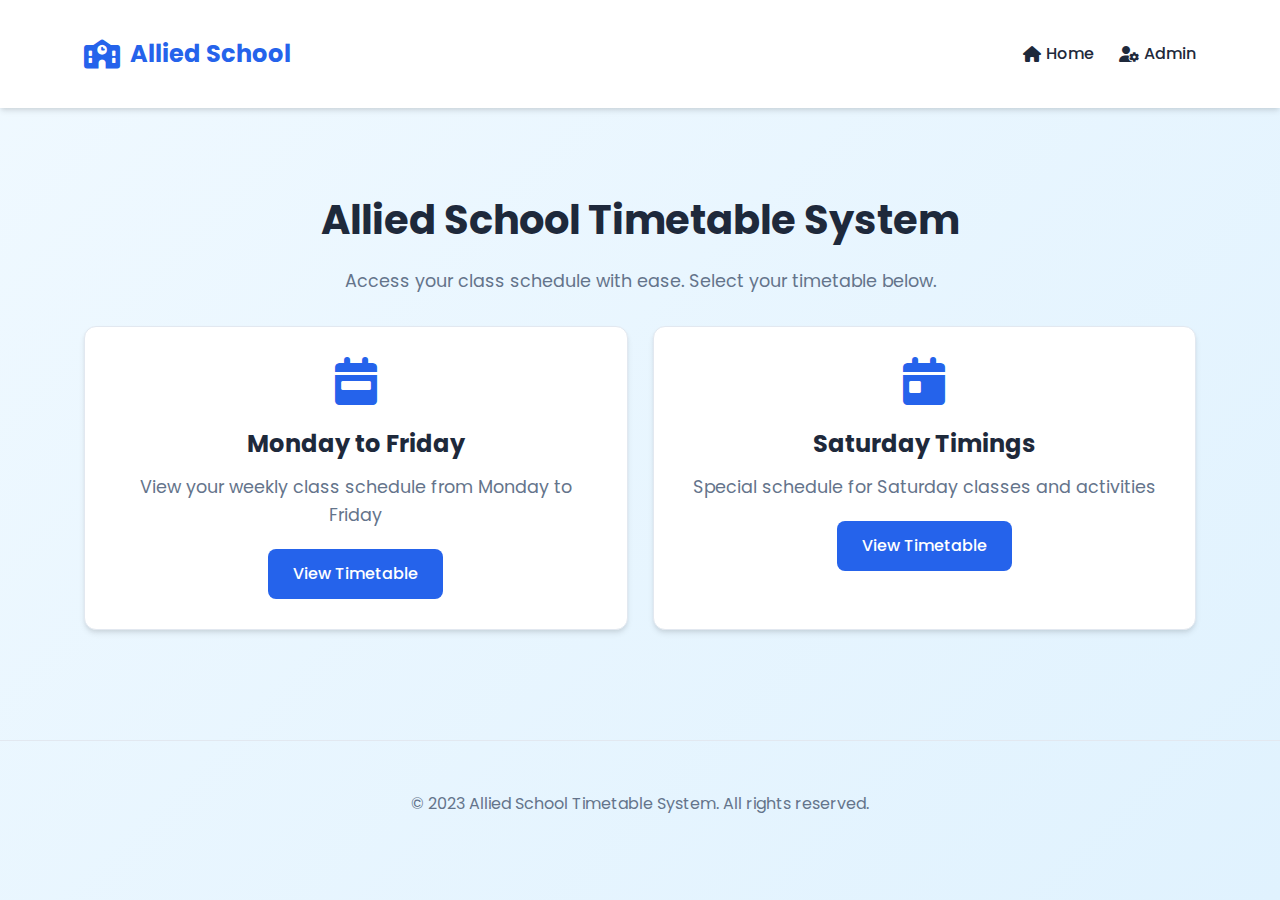
<file: index.html>
<!DOCTYPE html>
<html lang="en">
<head>
    <meta charset="UTF-8">
    <meta name="viewport" content="width=device-width, initial-scale=1.0">
    <title>Allied School Timetable System</title>
    <link href="https://fonts.googleapis.com/css2?family=Poppins:wght@300;400;500;600;700&display=swap" rel="stylesheet">
    <link rel="stylesheet" href="https://cdnjs.cloudflare.com/ajax/libs/font-awesome/6.4.0/css/all.min.css">
    <style>
        :root {
            --primary: #2563eb;
            --primary-dark: #1d4ed8;
            --secondary: #3b82f6;
            --light: #f8fafc;
            --dark: #1e293b;
            --success: #10b981;
            --warning: #f59e0b;
            --danger: #ef4444;
            --gray: #64748b;
            --gray-light: #e2e8f0;
            --shadow: 0 4px 6px -1px rgba(0, 0, 0, 0.1), 0 2px 4px -1px rgba(0, 0, 0, 0.06);
            --shadow-lg: 0 10px 15px -3px rgba(0, 0, 0, 0.1), 0 4px 6px -2px rgba(0, 0, 0, 0.05);
            --radius: 12px;
        }

        * {
            margin: 0;
            padding: 0;
            box-sizing: border-box;
        }

        body {
            font-family: 'Poppins', sans-serif;
            background: linear-gradient(135deg, #f0f9ff 0%, #e0f2fe 100%);
            color: var(--dark);
            min-height: 100vh;
            line-height: 1.6;
        }

        .container {
            width: 90%;
            max-width: 1200px;
            margin: 0 auto;
            padding: 20px;
        }

        header {
            background: white;
            box-shadow: var(--shadow);
            padding: 15px 0;
            position: sticky;
            top: 0;
            z-index: 100;
        }

        .navbar {
            display: flex;
            justify-content: space-between;
            align-items: center;
        }

        .logo {
            display: flex;
            align-items: center;
            gap: 10px;
            font-size: 1.5rem;
            font-weight: 700;
            color: var(--primary);
        }

        .logo i {
            font-size: 1.8rem;
        }

        .nav-links {
            display: flex;
            gap: 25px;
        }

        .nav-links a {
            text-decoration: none;
            color: var(--dark);
            font-weight: 500;
            transition: color 0.3s;
            display: flex;
            align-items: center;
            gap: 5px;
        }

        .nav-links a:hover {
            color: var(--primary);
        }

        .hero {
            text-align: center;
            padding: 60px 0 40px;
        }

        .hero h1 {
            font-size: 2.5rem;
            margin-bottom: 15px;
            color: var(--dark);
        }

        .hero p {
            font-size: 1.1rem;
            color: var(--gray);
            max-width: 600px;
            margin: 0 auto 30px;
        }

        .card-container {
            display: grid;
            grid-template-columns: repeat(auto-fit, minmax(300px, 1fr));
            gap: 25px;
            margin-top: 30px;
        }

        .card {
            background: white;
            border-radius: var(--radius);
            box-shadow: var(--shadow);
            padding: 30px;
            text-align: center;
            transition: transform 0.3s, box-shadow 0.3s;
            cursor: pointer;
            border: 1px solid var(--gray-light);
        }

        .card:hover {
            transform: translateY(-5px);
            box-shadow: var(--shadow-lg);
        }

        .card i {
            font-size: 3rem;
            color: var(--primary);
            margin-bottom: 20px;
        }

        .card h3 {
            font-size: 1.5rem;
            margin-bottom: 10px;
            color: var(--dark);
        }

        .card p {
            color: var(--gray);
            margin-bottom: 20px;
        }

        .btn {
            display: inline-block;
            background: var(--primary);
            color: white;
            padding: 12px 25px;
            border-radius: 8px;
            text-decoration: none;
            font-weight: 500;
            transition: background 0.3s;
            border: none;
            cursor: pointer;
            font-size: 1rem;
        }

        .btn:hover {
            background: var(--primary-dark);
        }

        .btn-outline {
            background: transparent;
            border: 2px solid var(--primary);
            color: var(--primary);
        }

        .btn-outline:hover {
            background: var(--primary);
            color: white;
        }

        .btn-danger {
            background: var(--danger);
        }

        .btn-danger:hover {
            background: #dc2626;
        }

        .timetable-container {
            background: white;
            border-radius: var(--radius);
            box-shadow: var(--shadow);
            padding: 30px;
            margin-top: 30px;
        }

        .timetable-header {
            display: flex;
            justify-content: space-between;
            align-items: center;
            margin-bottom: 25px;
            padding-bottom: 15px;
            border-bottom: 1px solid var(--gray-light);
        }

        .timetable-title {
            font-size: 1.8rem;
            color: var(--dark);
        }

        .timetable {
            width: 100%;
            border-collapse: collapse;
        }

        .timetable th {
            background: var(--primary);
            color: white;
            padding: 15px;
            text-align: left;
        }

        .timetable td {
            padding: 15px;
            border-bottom: 1px solid var(--gray-light);
        }

        .timetable tr:hover {
            background: #f8fafc;
        }

        .time-cell {
            font-weight: 600;
            color: var(--primary);
        }

        .subject-cell {
            font-weight: 500;
        }

        .teacher-cell {
            color: var(--gray);
            font-size: 0.9rem;
        }

        .admin-panel {
            background: white;
            border-radius: var(--radius);
            box-shadow: var(--shadow);
            padding: 30px;
            margin-top: 30px;
        }

        .admin-header {
            text-align: center;
            margin-bottom: 30px;
        }

        .admin-header h2 {
            font-size: 2rem;
            color: var(--dark);
            margin-bottom: 10px;
        }

        .admin-grid {
            display: grid;
            grid-template-columns: repeat(auto-fit, minmax(250px, 1fr));
            gap: 20px;
        }

        .admin-card {
            background: #f8fafc;
            border-radius: var(--radius);
            padding: 25px;
            text-align: center;
            transition: transform 0.3s;
            border: 1px solid var(--gray-light);
        }

        .admin-card:hover {
            transform: translateY(-5px);
        }

        .admin-card i {
            font-size: 2.5rem;
            color: var(--primary);
            margin-bottom: 15px;
        }

        .admin-card h3 {
            font-size: 1.3rem;
            margin-bottom: 10px;
            color: var(--dark);
        }

        .admin-card p {
            color: var(--gray);
            margin-bottom: 20px;
        }

        .form-group {
            margin-bottom: 20px;
        }

        .form-group label {
            display: block;
            margin-bottom: 8px;
            font-weight: 500;
            color: var(--dark);
        }

        .form-control {
            width: 100%;
            padding: 12px 15px;
            border: 1px solid var(--gray-light);
            border-radius: 8px;
            font-size: 1rem;
            transition: border 0.3s;
        }

        .form-control:focus {
            outline: none;
            border-color: var(--primary);
        }

        .login-container {
            max-width: 400px;
            margin: 60px auto;
            background: white;
            border-radius: var(--radius);
            box-shadow: var(--shadow-lg);
            padding: 40px;
        }

        .login-header {
            text-align: center;
            margin-bottom: 30px;
        }

        .login-header i {
            font-size: 3rem;
            color: var(--primary);
            margin-bottom: 15px;
        }

        .login-header h2 {
            font-size: 1.8rem;
            color: var(--dark);
        }

        .action-buttons {
            display: flex;
            gap: 10px;
            margin-top: 10px;
        }

        .action-btn {
            padding: 8px 12px;
            border-radius: 6px;
            border: none;
            cursor: pointer;
            font-size: 0.9rem;
            transition: background 0.3s;
        }

        .edit-btn {
            background: var(--warning);
            color: white;
        }

        .delete-btn {
            background: var(--danger);
            color: white;
        }

        .move-btn {
            background: var(--gray);
            color: white;
        }

        footer {
            text-align: center;
            padding: 30px 0;
            margin-top: 50px;
            color: var(--gray);
            border-top: 1px solid var(--gray-light);
        }

        @media (max-width: 768px) {
            .navbar {
                flex-direction: column;
                gap: 15px;
            }

            .nav-links {
                gap: 15px;
            }

            .hero h1 {
                font-size: 2rem;
            }

            .timetable-header {
                flex-direction: column;
                gap: 15px;
                align-items: flex-start;
            }

            .card-container, .admin-grid {
                grid-template-columns: 1fr;
            }
        }
    </style>
</head>
<body>
    <!-- Header -->
    <header>
        <div class="container">
            <div class="navbar">
                <div class="logo">
                    <i class="fas fa-school"></i>
                    <span>Allied School</span>
                </div>
                <div class="nav-links">
                    <a href="index.html"><i class="fas fa-home"></i> Home</a>
                    <a href="admin.html"><i class="fas fa-user-cog"></i> Admin</a>
                </div>
            </div>
        </div>
    </header>

    <!-- Hero Section -->
    <section class="hero">
        <div class="container">
            <h1>Allied School Timetable System</h1>
            <p>Access your class schedule with ease. Select your timetable below.</p>
            
            <div class="card-container">
                <div class="card" onclick="location.href='monfri.html'">
                    <i class="fas fa-calendar-week"></i>
                    <h3>Monday to Friday</h3>
                    <p>View your weekly class schedule from Monday to Friday</p>
                    <div class="btn">View Timetable</div>
                </div>
                
                <div class="card" onclick="location.href='saturday.html'">
                    <i class="fas fa-calendar-day"></i>
                    <h3>Saturday Timings</h3>
                    <p>Special schedule for Saturday classes and activities</p>
                    <div class="btn">View Timetable</div>
                </div>
            </div>
        </div>
    </section>

    <!-- Footer -->
    <footer>
        <div class="container">
            <p>&copy; 2023 Allied School Timetable System. All rights reserved.</p>
        </div>
    </footer>

    <script>
        // Initialize data if not exists
        function initializeData() {
            if (!localStorage.getItem('monfriData')) {
                const monfriData = [
                    { id: 1, class: "Class 1", subject: "Mathematics", teacher: "Mr. Ahmed", startTime: "08:00", endTime: "08:45" },
                    { id: 2, class: "Class 1", subject: "English", teacher: "Ms. Sara", startTime: "08:45", endTime: "09:30" },
                    { id: 3, class: "Class 1", subject: "Science", teacher: "Mr. Khan", startTime: "09:30", endTime: "10:15" },
                    { id: 4, class: "Class 1", subject: "Break", teacher: "", startTime: "10:15", endTime: "10:30" },
                    { id: 5, class: "Class 1", subject: "Social Studies", teacher: "Ms. Fatima", startTime: "10:30", endTime: "11:15" },
                    { id: 6, class: "Class 1", subject: "Urdu", teacher: "Mr. Ali", startTime: "11:15", endTime: "12:00" }
                ];
                localStorage.setItem('monfriData', JSON.stringify(monfriData));
            }

            if (!localStorage.getItem('saturdayData')) {
                const saturdayData = [
                    { id: 1, class: "Class 1", subject: "Quran", teacher: "Mr. Hassan", startTime: "08:00", endTime: "08:45" },
                    { id: 2, class: "Class 1", subject: "Art", teacher: "Ms. Amina", startTime: "08:45", endTime: "09:30" },
                    { id: 3, class: "Class 1", subject: "Physical Education", teacher: "Mr. Rizwan", startTime: "09:30", endTime: "10:15" },
                    { id: 4, class: "Class 1", subject: "Break", teacher: "", startTime: "10:15", endTime: "10:30" },
                    { id: 5, class: "Class 1", subject: "Computer Science", teacher: "Ms. Sana", startTime: "10:30", endTime: "11:15" },
                    { id: 6, class: "Class 1", subject: "Library", teacher: "Mr. Farhan", startTime: "11:15", endTime: "12:00" }
                ];
                localStorage.setItem('saturdayData', JSON.stringify(saturdayData));
            }
        }

        // Call initialization function
        initializeData();
    </script>
</body>
</html>
</file>
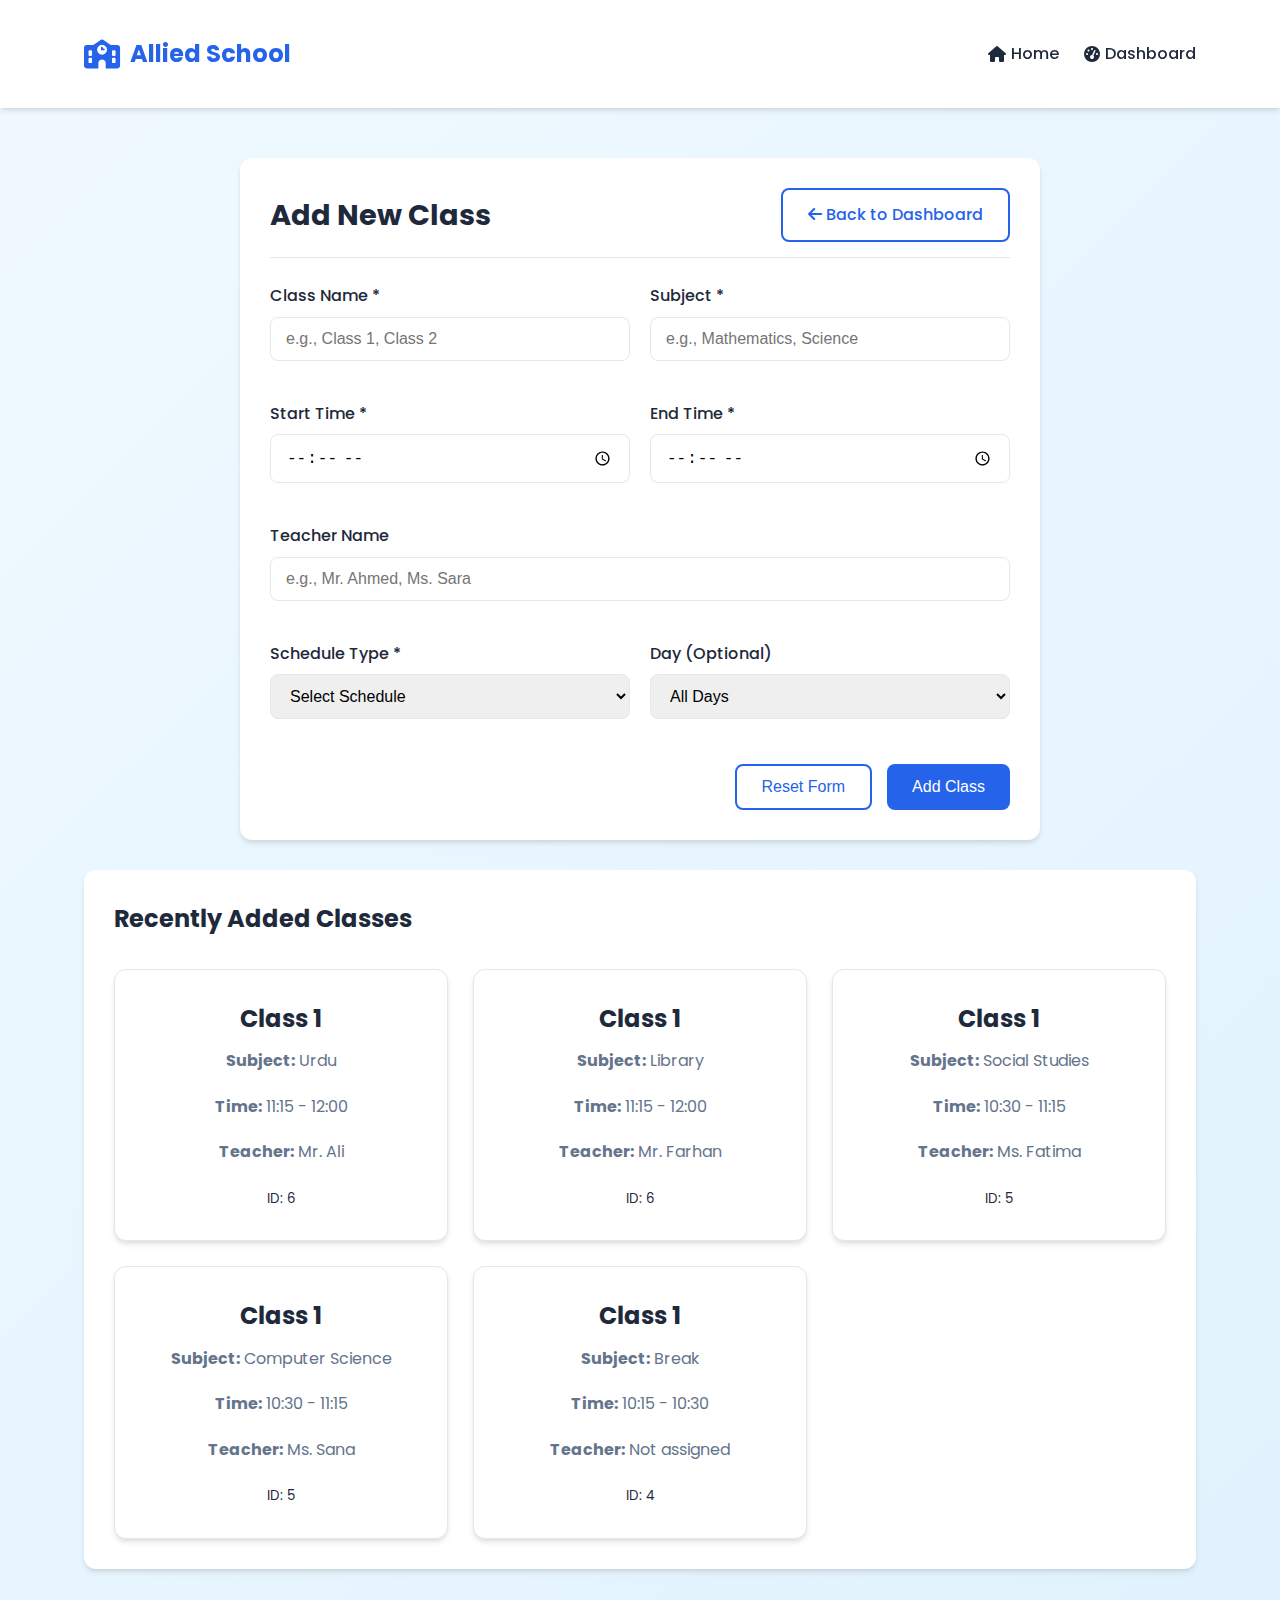
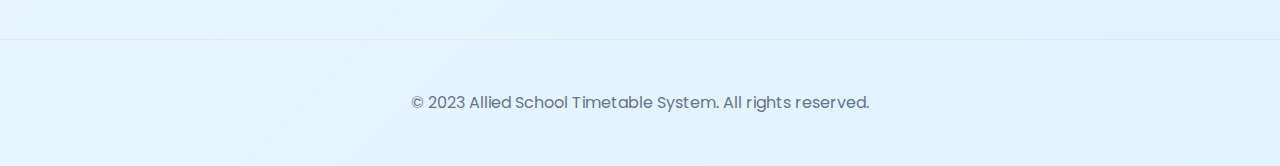
<file: add-class.html>
<!DOCTYPE html>
<html lang="en">
<head>
    <meta charset="UTF-8">
    <meta name="viewport" content="width=device-width, initial-scale=1.0">
    <title>Add New Class - Allied School</title>
    <link href="https://fonts.googleapis.com/css2?family=Poppins:wght@300;400;500;600;700&display=swap" rel="stylesheet">
    <link rel="stylesheet" href="https://cdnjs.cloudflare.com/ajax/libs/font-awesome/6.4.0/css/all.min.css">
    <link rel="stylesheet" href="styles.css">
    <style>
        .form-container {
            background: white;
            border-radius: var(--radius);
            box-shadow: var(--shadow);
            padding: 30px;
            margin-top: 30px;
            max-width: 800px;
            margin-left: auto;
            margin-right: auto;
        }
        
        .form-grid {
            display: grid;
            grid-template-columns: 1fr 1fr;
            gap: 20px;
        }
        
        .full-width {
            grid-column: 1 / -1;
        }
        
        .form-actions {
            display: flex;
            gap: 15px;
            justify-content: flex-end;
            margin-top: 25px;
        }
        
        .success-message {
            background: var(--success);
            color: white;
            padding: 15px;
            border-radius: 8px;
            margin-bottom: 20px;
            display: none;
        }
    </style>
</head>
<body>
    <header>
        <div class="container">
            <div class="navbar">
                <div class="logo">
                    <i class="fas fa-school"></i>
                    <span>Allied School</span>
                </div>
                <div class="nav-links">
                    <a href="index.html"><i class="fas fa-home"></i> Home</a>
                    <a href="dashboard.html"><i class="fas fa-tachometer-alt"></i> Dashboard</a>
                </div>
            </div>
        </div>
    </header>

    <div class="container">
        <div class="form-container">
            <div class="timetable-header">
                <h1 class="timetable-title">Add New Class</h1>
                <a href="dashboard.html" class="btn btn-outline"><i class="fas fa-arrow-left"></i> Back to Dashboard</a>
            </div>
            
            <div id="success-message" class="success-message">
                <i class="fas fa-check-circle"></i> Class added successfully!
            </div>
            
            <form id="add-class-form">
                <div class="form-grid">
                    <div class="form-group">
                        <label for="class-name">Class Name *</label>
                        <input type="text" id="class-name" class="form-control" placeholder="e.g., Class 1, Class 2" required>
                    </div>
                    
                    <div class="form-group">
                        <label for="subject">Subject *</label>
                        <input type="text" id="subject" class="form-control" placeholder="e.g., Mathematics, Science" required>
                    </div>
                    
                    <div class="form-group">
                        <label for="start-time">Start Time *</label>
                        <input type="time" id="start-time" class="form-control" required>
                    </div>
                    
                    <div class="form-group">
                        <label for="end-time">End Time *</label>
                        <input type="time" id="end-time" class="form-control" required>
                    </div>
                    
                    <div class="form-group full-width">
                        <label for="teacher">Teacher Name</label>
                        <input type="text" id="teacher" class="form-control" placeholder="e.g., Mr. Ahmed, Ms. Sara">
                    </div>
                    
                    <div class="form-group">
                        <label for="schedule-type">Schedule Type *</label>
                        <select id="schedule-type" class="form-control" required>
                            <option value="">Select Schedule</option>
                            <option value="monfri">Monday to Friday</option>
                            <option value="saturday">Saturday</option>
                        </select>
                    </div>
                    
                    <div class="form-group">
                        <label for="day">Day (Optional)</label>
                        <select id="day" class="form-control">
                            <option value="">All Days</option>
                            <option value="Monday">Monday</option>
                            <option value="Tuesday">Tuesday</option>
                            <option value="Wednesday">Wednesday</option>
                            <option value="Thursday">Thursday</option>
                            <option value="Friday">Friday</option>
                            <option value="Saturday">Saturday</option>
                        </select>
                    </div>
                </div>
                
                <div class="form-actions">
                    <button type="reset" class="btn btn-outline">Reset Form</button>
                    <button type="submit" class="btn">Add Class</button>
                </div>
            </form>
        </div>
        
        <!-- Recent Classes Section -->
        <div class="timetable-container">
            <h2>Recently Added Classes</h2>
            <div id="recent-classes">
                <!-- Recent classes will be loaded here -->
            </div>
        </div>
    </div>

    <footer>
        <div class="container">
            <p>&copy; 2023 Allied School Timetable System. All rights reserved.</p>
        </div>
    </footer>

    <script>
        document.addEventListener('DOMContentLoaded', function() {
            loadRecentClasses();
            
            // Form submission
            document.getElementById('add-class-form').addEventListener('submit', function(e) {
                e.preventDefault();
                addNewClass();
            });
        });
        
        function addNewClass() {
            const className = document.getElementById('class-name').value;
            const subject = document.getElementById('subject').value;
            const startTime = document.getElementById('start-time').value;
            const endTime = document.getElementById('end-time').value;
            const teacher = document.getElementById('teacher').value;
            const scheduleType = document.getElementById('schedule-type').value;
            const day = document.getElementById('day').value;
            
            // Get the appropriate data array based on schedule type
            let dataKey = scheduleType === 'saturday' ? 'saturdayData' : 'monfriData';
            let classData = JSON.parse(localStorage.getItem(dataKey)) || [];
            
            // Generate new ID
            const newId = classData.length > 0 ? Math.max(...classData.map(item => item.id)) + 1 : 1;
            
            // Create new class object
            const newClass = {
                id: newId,
                class: className,
                subject: subject,
                teacher: teacher,
                startTime: startTime,
                endTime: endTime,
                day: day || null
            };
            
            // Add to data array
            classData.push(newClass);
            
            // Save back to localStorage
            localStorage.setItem(dataKey, JSON.stringify(classData));
            
            // Show success message
            const successMessage = document.getElementById('success-message');
            successMessage.style.display = 'block';
            
            // Reset form
            document.getElementById('add-class-form').reset();
            
            // Reload recent classes
            loadRecentClasses();
            
            // Hide success message after 3 seconds
            setTimeout(() => {
                successMessage.style.display = 'none';
            }, 3000);
        }
        
        function loadRecentClasses() {
            const recentClassesDiv = document.getElementById('recent-classes');
            const monfriData = JSON.parse(localStorage.getItem('monfriData')) || [];
            const saturdayData = JSON.parse(localStorage.getItem('saturdayData')) || [];
            
            // Combine and get latest 5 classes
            const allClasses = [...monfriData, ...saturdayData]
                .sort((a, b) => b.id - a.id)
                .slice(0, 5);
            
            if (allClasses.length === 0) {
                recentClassesDiv.innerHTML = '<p>No classes added yet.</p>';
                return;
            }
            
            let html = '<div class="card-container">';
            allClasses.forEach(classItem => {
                html += `
                    <div class="card">
                        <h3>${classItem.class}</h3>
                        <p><strong>Subject:</strong> ${classItem.subject}</p>
                        <p><strong>Time:</strong> ${classItem.startTime} - ${classItem.endTime}</p>
                        <p><strong>Teacher:</strong> ${classItem.teacher || 'Not assigned'}</p>
                        <small>ID: ${classItem.id}</small>
                    </div>
                `;
            });
            html += '</div>';
            
            recentClassesDiv.innerHTML = html;
        }
    </script>
</body>
</html>
</file>
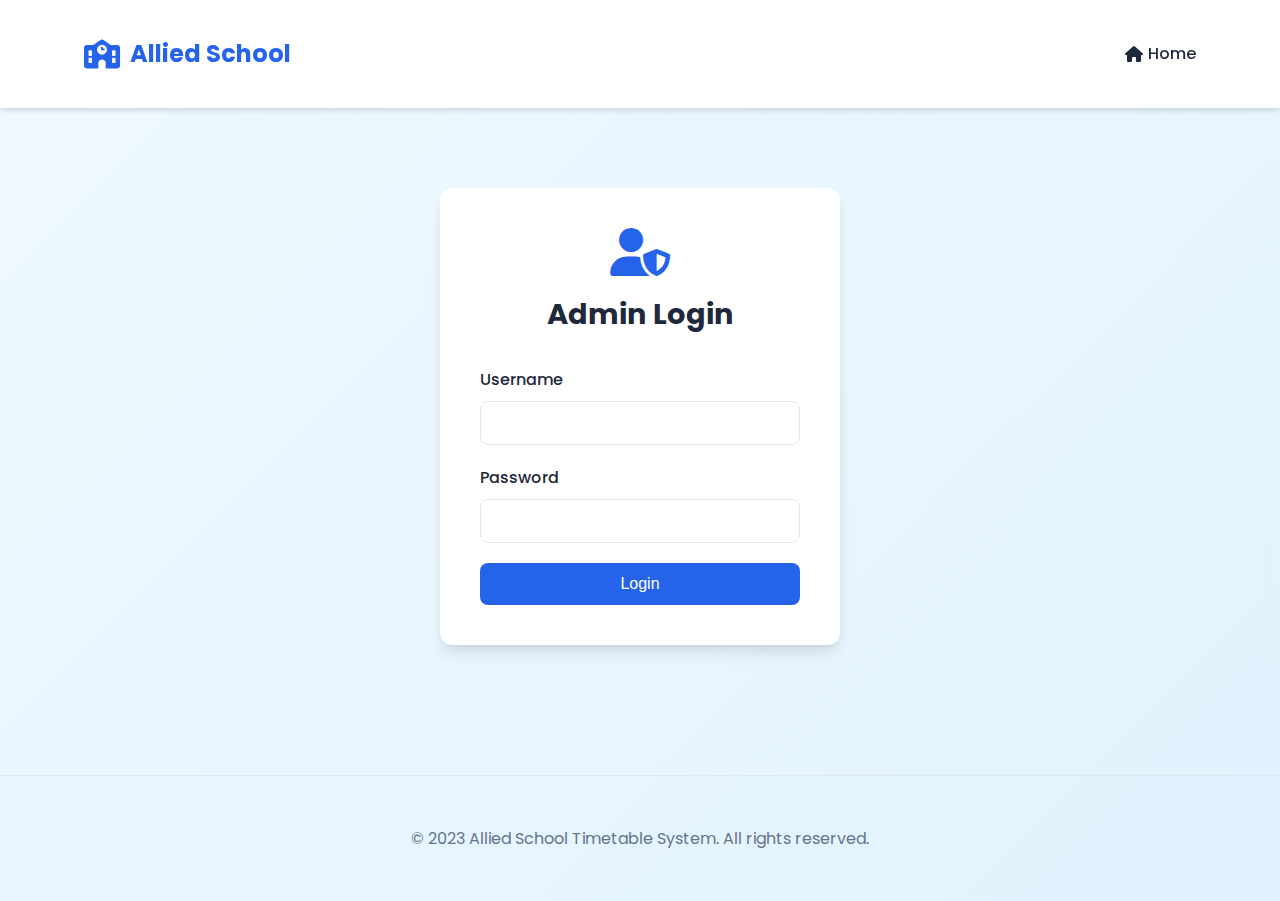
<file: admin.html>
<!DOCTYPE html>
<html lang="en">
<head>
    <meta charset="UTF-8">
    <meta name="viewport" content="width=device-width, initial-scale=1.0">
    <title>Admin Login - Allied School</title>
    <link href="https://fonts.googleapis.com/css2?family=Poppins:wght@300;400;500;600;700&display=swap" rel="stylesheet">
    <link rel="stylesheet" href="https://cdnjs.cloudflare.com/ajax/libs/font-awesome/6.4.0/css/all.min.css">
    <link rel="stylesheet" href="styles.css">
</head>
<body>
    <header>
        <div class="container">
            <div class="navbar">
                <div class="logo">
                    <i class="fas fa-school"></i>
                    <span>Allied School</span>
                </div>
                <div class="nav-links">
                    <a href="index.html"><i class="fas fa-home"></i> Home</a>
                </div>
            </div>
        </div>
    </header>

    <div class="container">
        <div class="login-container">
            <div class="login-header">
                <i class="fas fa-user-shield"></i>
                <h2>Admin Login</h2>
            </div>
            
            <form id="login-form">
                <div class="form-group">
                    <label for="username">Username</label>
                    <input type="text" id="username" class="form-control" required>
                </div>
                
                <div class="form-group">
                    <label for="password">Password</label>
                    <input type="password" id="password" class="form-control" required>
                </div>
                
                <button type="submit" class="btn" style="width: 100%;">Login</button>
            </form>
            
            <div id="login-message" style="margin-top: 20px; text-align: center; display: none;"></div>
        </div>
    </div>

    <footer>
        <div class="container">
            <p>&copy; 2023 Allied School Timetable System. All rights reserved.</p>
        </div>
    </footer>

    <script>
        document.getElementById('login-form').addEventListener('submit', function(e) {
            e.preventDefault();
            
            const username = document.getElementById('username').value;
            const password = document.getElementById('password').value;
            const message = document.getElementById('login-message');
            
            // Hardcoded credentials
            if (username === 'admin' && password === 'admin123') {
                message.textContent = 'Login successful! Redirecting...';
                message.style.color = 'var(--success)';
                message.style.display = 'block';
                
                setTimeout(() => {
                    window.location.href = 'dashboard.html';
                }, 1000);
            } else {
                message.textContent = 'Invalid username or password!';
                message.style.color = 'var(--danger)';
                message.style.display = 'block';
            }
        });
    </script>
</body>
</html>
</file>
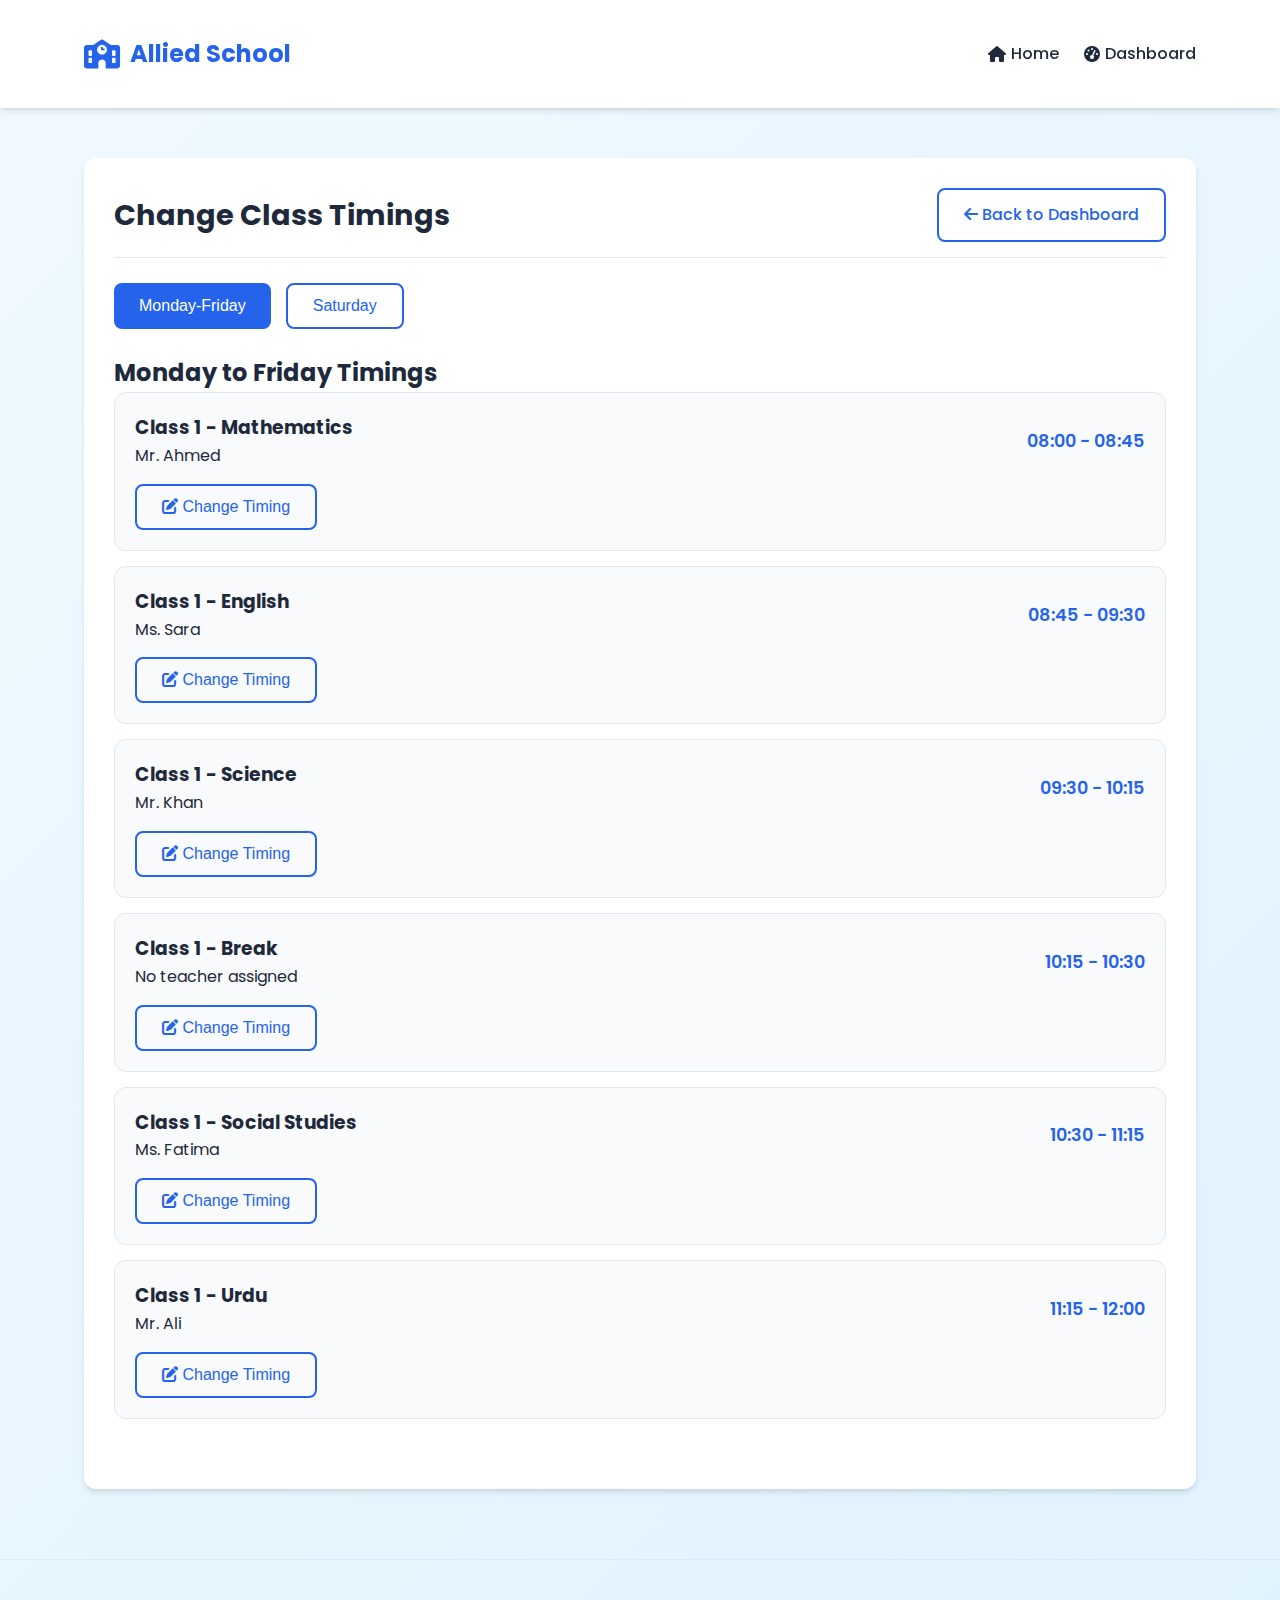
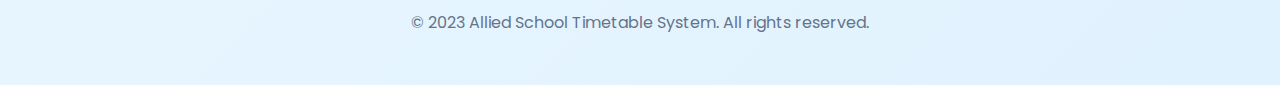
<file: change-timings.html>
<!DOCTYPE html>
<html lang="en">
<head>
    <meta charset="UTF-8">
    <meta name="viewport" content="width=device-width, initial-scale=1.0">
    <title>Change Timings - Allied School</title>
    <link href="https://fonts.googleapis.com/css2?family=Poppins:wght@300;400;500;600;700&display=swap" rel="stylesheet">
    <link rel="stylesheet" href="https://cdnjs.cloudflare.com/ajax/libs/font-awesome/6.4.0/css/all.min.css">
    <link rel="stylesheet" href="styles.css">
    <style>
        .timing-controls {
            display: flex;
            gap: 15px;
            margin-bottom: 25px;
        }
        
        .timing-section {
            margin-bottom: 40px;
        }
        
        .timing-card {
            background: #f8fafc;
            border-radius: var(--radius);
            padding: 20px;
            margin-bottom: 15px;
            border: 1px solid var(--gray-light);
        }
        
        .timing-header {
            display: flex;
            justify-content: space-between;
            align-items: center;
            margin-bottom: 15px;
        }
        
        .time-display {
            font-size: 1.1rem;
            font-weight: 600;
            color: var(--primary);
        }
        
        .edit-form {
            display: none;
            margin-top: 15px;
            padding: 15px;
            background: white;
            border-radius: 8px;
            border: 1px solid var(--gray-light);
        }
        
        .form-row {
            display: grid;
            grid-template-columns: 1fr 1fr;
            gap: 15px;
            margin-bottom: 15px;
        }
    </style>
</head>
<body>
    <header>
        <div class="container">
            <div class="navbar">
                <div class="logo">
                    <i class="fas fa-school"></i>
                    <span>Allied School</span>
                </div>
                <div class="nav-links">
                    <a href="index.html"><i class="fas fa-home"></i> Home</a>
                    <a href="dashboard.html"><i class="fas fa-tachometer-alt"></i> Dashboard</a>
                </div>
            </div>
        </div>
    </header>

    <div class="container">
        <div class="timetable-container">
            <div class="timetable-header">
                <h1 class="timetable-title">Change Class Timings</h1>
                <a href="dashboard.html" class="btn btn-outline"><i class="fas fa-arrow-left"></i> Back to Dashboard</a>
            </div>
            
            <div class="timing-controls">
                <button class="btn" id="show-monfri">Monday-Friday</button>
                <button class="btn btn-outline" id="show-saturday">Saturday</button>
            </div>
            
            <!-- Monday-Friday Timings -->
            <div id="monfri-timings" class="timing-section">
                <h2>Monday to Friday Timings</h2>
                <div id="monfri-timing-list">
                    <!-- Monday-Friday timing cards will be loaded here -->
                </div>
            </div>
            
            <!-- Saturday Timings -->
            <div id="saturday-timings" class="timing-section" style="display: none;">
                <h2>Saturday Timings</h2>
                <div id="saturday-timing-list">
                    <!-- Saturday timing cards will be loaded here -->
                </div>
            </div>
        </div>
    </div>

    <footer>
        <div class="container">
            <p>&copy; 2023 Allied School Timetable System. All rights reserved.</p>
        </div>
    </footer>

    <script>
        let currentView = 'monfri';
        
        document.addEventListener('DOMContentLoaded', function() {
            loadTimings();
            
            // View toggle buttons
            document.getElementById('show-monfri').addEventListener('click', function() {
                showView('monfri');
            });
            
            document.getElementById('show-saturday').addEventListener('click', function() {
                showView('saturday');
            });
        });
        
        function showView(view) {
            currentView = view;
            
            // Update button states
            document.getElementById('show-monfri').className = view === 'monfri' ? 'btn' : 'btn btn-outline';
            document.getElementById('show-saturday').className = view === 'saturday' ? 'btn' : 'btn btn-outline';
            
            // Show/hide sections
            document.getElementById('monfri-timings').style.display = view === 'monfri' ? 'block' : 'none';
            document.getElementById('saturday-timings').style.display = view === 'saturday' ? 'block' : 'none';
            
            loadTimings();
        }
        
        function loadTimings() {
            const dataKey = currentView === 'saturday' ? 'saturdayData' : 'monfriData';
            const timingListId = currentView === 'saturday' ? 'saturday-timing-list' : 'monfri-timing-list';
            
            const classData = JSON.parse(localStorage.getItem(dataKey)) || [];
            const timingList = document.getElementById(timingListId);
            
            if (classData.length === 0) {
                timingList.innerHTML = '<p>No classes found.</p>';
                return;
            }
            
            let html = '';
            classData.forEach(item => {
                html += `
                    <div class="timing-card" data-id="${item.id}">
                        <div class="timing-header">
                            <div>
                                <h3>${item.class} - ${item.subject}</h3>
                                <p>${item.teacher || 'No teacher assigned'}</p>
                            </div>
                            <div class="time-display">${item.startTime} - ${item.endTime}</div>
                        </div>
                        <button class="btn btn-outline" onclick="toggleEditForm(${item.id}, '${dataKey}')">
                            <i class="fas fa-edit"></i> Change Timing
                        </button>
                        
                        <div class="edit-form" id="edit-form-${item.id}">
                            <div class="form-row">
                                <div class="form-group">
                                    <label>Start Time</label>
                                    <input type="time" id="edit-start-${item.id}" class="form-control" value="${item.startTime}">
                                </div>
                                <div class="form-group">
                                    <label>End Time</label>
                                    <input type="time" id="edit-end-${item.id}" class="form-control" value="${item.endTime}">
                                </div>
                            </div>
                            <div class="action-buttons">
                                <button class="btn" onclick="saveTiming(${item.id}, '${dataKey}')">Save Changes</button>
                                <button class="btn btn-outline" onclick="toggleEditForm(${item.id}, '${dataKey}')">Cancel</button>
                            </div>
                        </div>
                    </div>
                `;
            });
            
            timingList.innerHTML = html;
        }
        
        function toggleEditForm(id, dataKey) {
            const form = document.getElementById(`edit-form-${id}`);
            form.style.display = form.style.display === 'block' ? 'none' : 'block';
        }
        
        function saveTiming(id, dataKey) {
            const startTime = document.getElementById(`edit-start-${id}`).value;
            const endTime = document.getElementById(`edit-end-${id}`).value;
            
            if (!startTime || !endTime) {
                alert('Please fill in both start and end times.');
                return;
            }
            
            if (startTime >= endTime) {
                alert('End time must be after start time.');
                return;
            }
            
            let classData = JSON.parse(localStorage.getItem(dataKey)) || [];
            const index = classData.findIndex(item => item.id === id);
            
            if (index !== -1) {
                classData[index].startTime = startTime;
                classData[index].endTime = endTime;
                
                localStorage.setItem(dataKey, JSON.stringify(classData));
                loadTimings();
                
                alert('Timing updated successfully!');
            }
        }
    </script>
</body>
</html>
</file>
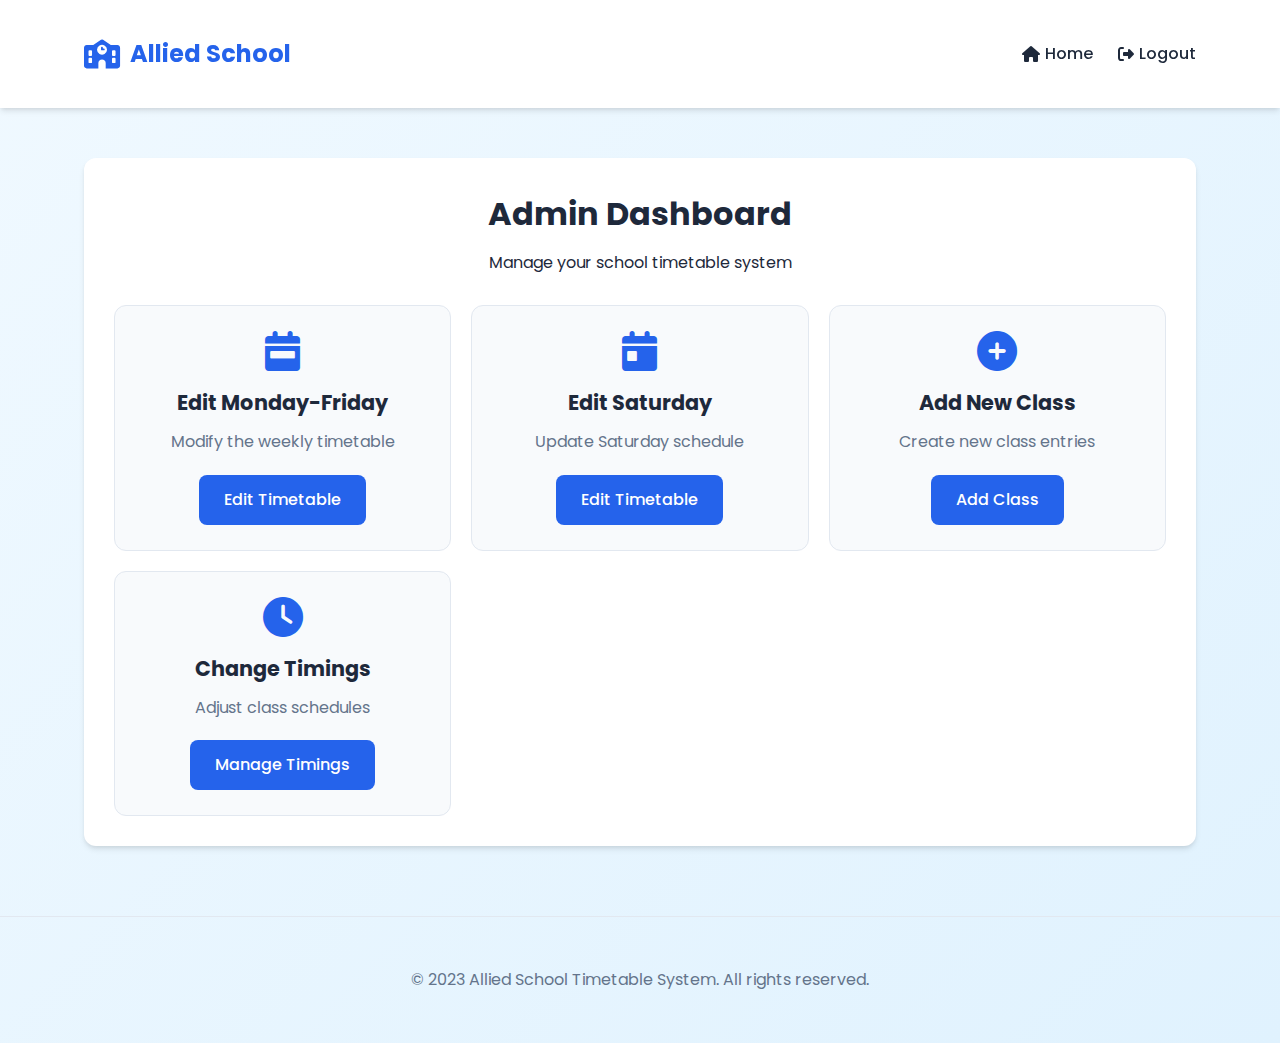
<file: dashboard.html>
<!DOCTYPE html>
<html lang="en">
<head>
    <meta charset="UTF-8">
    <meta name="viewport" content="width=device-width, initial-scale=1.0">
    <title>Admin Dashboard - Allied School</title>
    <link href="https://fonts.googleapis.com/css2?family=Poppins:wght@300;400;500;600;700&display=swap" rel="stylesheet">
    <link rel="stylesheet" href="https://cdnjs.cloudflare.com/ajax/libs/font-awesome/6.4.0/css/all.min.css">
    <link rel="stylesheet" href="styles.css">
</head>
<body>
    <header>
        <div class="container">
            <div class="navbar">
                <div class="logo">
                    <i class="fas fa-school"></i>
                    <span>Allied School</span>
                </div>
                <div class="nav-links">
                    <a href="index.html"><i class="fas fa-home"></i> Home</a>
                    <a href="#" id="logout-btn"><i class="fas fa-sign-out-alt"></i> Logout</a>
                </div>
            </div>
        </div>
    </header>

    <div class="container">
        <div class="admin-panel">
            <div class="admin-header">
                <h2>Admin Dashboard</h2>
                <p>Manage your school timetable system</p>
            </div>
            
            <div class="admin-grid">
                <div class="admin-card" onclick="location.href='edit-monfri.html'">
                    <i class="fas fa-calendar-week"></i>
                    <h3>Edit Monday-Friday</h3>
                    <p>Modify the weekly timetable</p>
                    <div class="btn">Edit Timetable</div>
                </div>
                
                <div class="admin-card" onclick="location.href='edit-saturday.html'">
                    <i class="fas fa-calendar-day"></i>
                    <h3>Edit Saturday</h3>
                    <p>Update Saturday schedule</p>
                    <div class="btn">Edit Timetable</div>
                </div>
                
                <div class="admin-card" onclick="location.href='add-class.html'">
                    <i class="fas fa-plus-circle"></i>
                    <h3>Add New Class</h3>
                    <p>Create new class entries</p>
                    <div class="btn">Add Class</div>
                </div>
                
                <div class="admin-card" onclick="location.href='change-timings.html'">
                    <i class="fas fa-clock"></i>
                    <h3>Change Timings</h3>
                    <p>Adjust class schedules</p>
                    <div class="btn">Manage Timings</div>
                </div>
            </div>
        </div>
    </div>

    <footer>
        <div class="container">
            <p>&copy; 2023 Allied School Timetable System. All rights reserved.</p>
        </div>
    </footer>

    <script>
        document.getElementById('logout-btn').addEventListener('click', function(e) {
            e.preventDefault();
            window.location.href = 'admin.html';
        });
    </script>
</body>
</html>
</file>
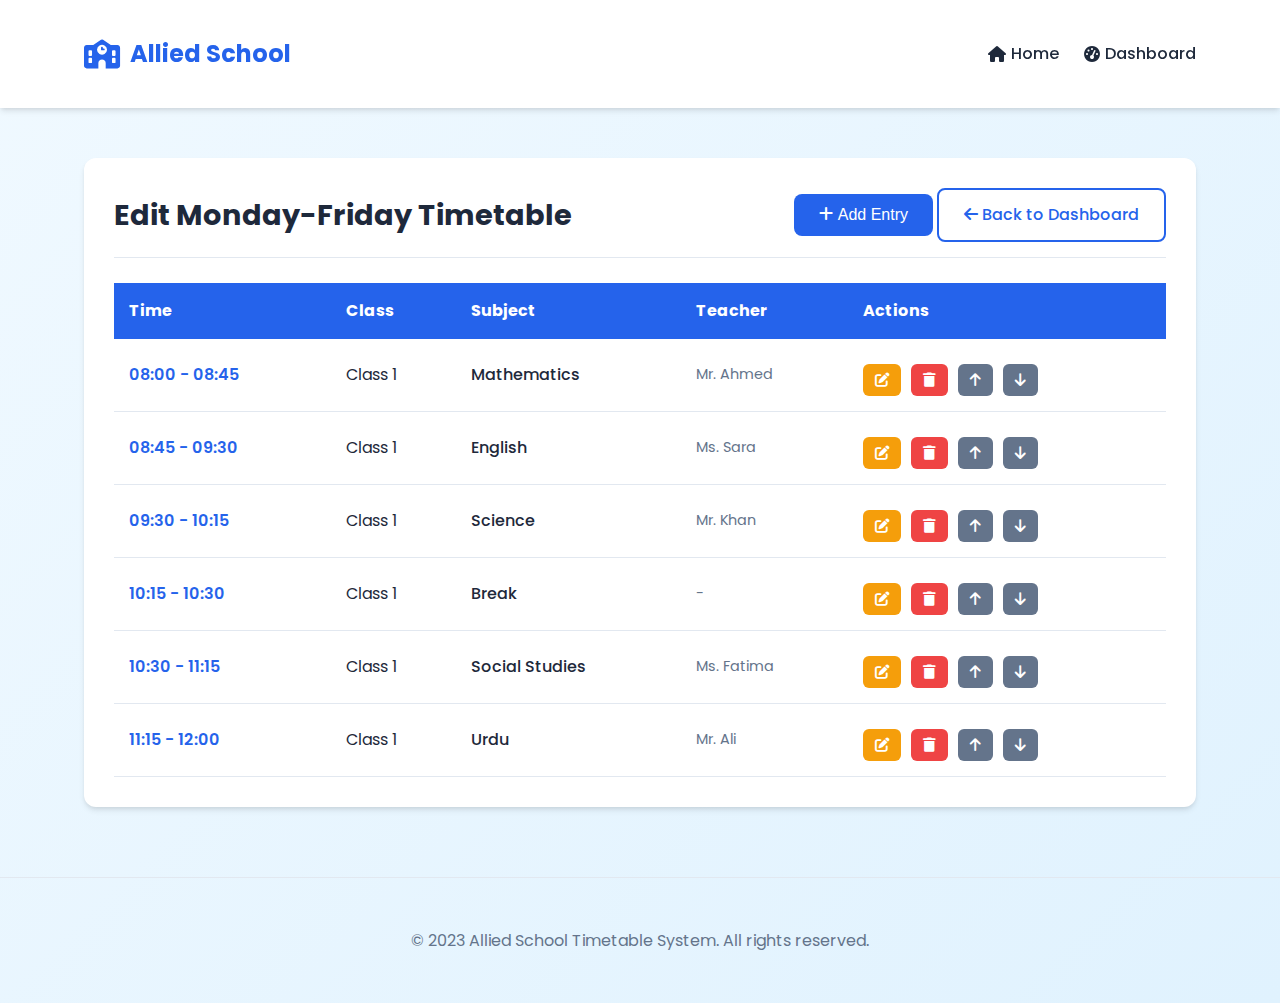
<file: edit-monfri.html>
<!DOCTYPE html>
<html lang="en">
<head>
    <meta charset="UTF-8">
    <meta name="viewport" content="width=device-width, initial-scale=1.0">
    <title>Edit Monday-Friday - Allied School</title>
    <link href="https://fonts.googleapis.com/css2?family=Poppins:wght@300;400;500;600;700&display=swap" rel="stylesheet">
    <link rel="stylesheet" href="https://cdnjs.cloudflare.com/ajax/libs/font-awesome/6.4.0/css/all.min.css">
    <link rel="stylesheet" href="styles.css">
</head>
<body>
    <header>
        <div class="container">
            <div class="navbar">
                <div class="logo">
                    <i class="fas fa-school"></i>
                    <span>Allied School</span>
                </div>
                <div class="nav-links">
                    <a href="index.html"><i class="fas fa-home"></i> Home</a>
                    <a href="dashboard.html"><i class="fas fa-tachometer-alt"></i> Dashboard</a>
                </div>
            </div>
        </div>
    </header>

    <div class="container">
        <div class="timetable-container">
            <div class="timetable-header">
                <h1 class="timetable-title">Edit Monday-Friday Timetable</h1>
                <div>
                    <button class="btn" id="add-entry-btn"><i class="fas fa-plus"></i> Add Entry</button>
                    <a href="dashboard.html" class="btn btn-outline"><i class="fas fa-arrow-left"></i> Back to Dashboard</a>
                </div>
            </div>
            
            <table class="timetable">
                <thead>
                    <tr>
                        <th>Time</th>
                        <th>Class</th>
                        <th>Subject</th>
                        <th>Teacher</th>
                        <th>Actions</th>
                    </tr>
                </thead>
                <tbody id="timetable-body">
                    <!-- Timetable data will be loaded here -->
                </tbody>
            </table>
        </div>
        
        <!-- Add/Edit Form (Initially Hidden) -->
        <div id="entry-form" class="timetable-container" style="display: none; margin-top: 30px;">
            <h2 id="form-title">Add New Entry</h2>
            <form id="class-form">
                <input type="hidden" id="entry-id">
                
                <div style="display: grid; grid-template-columns: 1fr 1fr; gap: 20px;">
                    <div class="form-group">
                        <label for="class-name">Class Name</label>
                        <input type="text" id="class-name" class="form-control" required>
                    </div>
                    
                    <div class="form-group">
                        <label for="subject">Subject</label>
                        <input type="text" id="subject" class="form-control" required>
                    </div>
                </div>
                
                <div style="display: grid; grid-template-columns: 1fr 1fr; gap: 20px;">
                    <div class="form-group">
                        <label for="start-time">Start Time</label>
                        <input type="time" id="start-time" class="form-control" required>
                    </div>
                    
                    <div class="form-group">
                        <label for="end-time">End Time</label>
                        <input type="time" id="end-time" class="form-control" required>
                    </div>
                </div>
                
                <div class="form-group">
                    <label for="teacher">Teacher (Optional)</label>
                    <input type="text" id="teacher" class="form-control">
                </div>
                
                <div class="action-buttons">
                    <button type="submit" class="btn">Save Entry</button>
                    <button type="button" class="btn btn-outline" id="cancel-btn">Cancel</button>
                </div>
            </form>
        </div>
    </div>

    <footer>
        <div class="container">
            <p>&copy; 2023 Allied School Timetable System. All rights reserved.</p>
        </div>
    </footer>

    <script>
        let editingId = null;
        
        // Load Monday-Friday timetable data for editing
        document.addEventListener('DOMContentLoaded', function() {
            loadTimetableData();
            
            // Add entry button
            document.getElementById('add-entry-btn').addEventListener('click', function() {
                showEntryForm();
            });
            
            // Cancel button
            document.getElementById('cancel-btn').addEventListener('click', function() {
                hideEntryForm();
            });
            
            // Form submission
            document.getElementById('class-form').addEventListener('submit', function(e) {
                e.preventDefault();
                saveEntry();
            });
        });
        
        function loadTimetableData() {
            const monfriData = JSON.parse(localStorage.getItem('monfriData')) || [];
            const timetableBody = document.getElementById('timetable-body');
            
            if (monfriData.length === 0) {
                timetableBody.innerHTML = '<tr><td colspan="5" style="text-align: center;">No timetable data available</td></tr>';
                return;
            }
            
            let html = '';
            monfriData.forEach(item => {
                html += `
                    <tr>
                        <td class="time-cell">${item.startTime} - ${item.endTime}</td>
                        <td>${item.class}</td>
                        <td class="subject-cell">${item.subject}</td>
                        <td class="teacher-cell">${item.teacher || '-'}</td>
                        <td>
                            <div class="action-buttons">
                                <button class="action-btn edit-btn" onclick="editEntry(${item.id})"><i class="fas fa-edit"></i></button>
                                <button class="action-btn delete-btn" onclick="deleteEntry(${item.id})"><i class="fas fa-trash"></i></button>
                                <button class="action-btn move-btn" onclick="moveUp(${item.id})"><i class="fas fa-arrow-up"></i></button>
                                <button class="action-btn move-btn" onclick="moveDown(${item.id})"><i class="fas fa-arrow-down"></i></button>
                            </div>
                        </td>
                    </tr>
                `;
            });
            
            timetableBody.innerHTML = html;
        }
        
        function showEntryForm(entry = null) {
            const form = document.getElementById('entry-form');
            const title = document.getElementById('form-title');
            
            if (entry) {
                title.textContent = 'Edit Entry';
                document.getElementById('entry-id').value = entry.id;
                document.getElementById('class-name').value = entry.class;
                document.getElementById('subject').value = entry.subject;
                document.getElementById('start-time').value = entry.startTime;
                document.getElementById('end-time').value = entry.endTime;
                document.getElementById('teacher').value = entry.teacher || '';
            } else {
                title.textContent = 'Add New Entry';
                document.getElementById('class-form').reset();
                document.getElementById('entry-id').value = '';
            }
            
            form.style.display = 'block';
            form.scrollIntoView({ behavior: 'smooth' });
        }
        
        function hideEntryForm() {
            document.getElementById('entry-form').style.display = 'none';
            editingId = null;
        }
        
        function saveEntry() {
            const id = document.getElementById('entry-id').value;
            const className = document.getElementById('class-name').value;
            const subject = document.getElementById('subject').value;
            const startTime = document.getElementById('start-time').value;
            const endTime = document.getElementById('end-time').value;
            const teacher = document.getElementById('teacher').value;
            
            let monfriData = JSON.parse(localStorage.getItem('monfriData')) || [];
            
            if (id) {
                // Update existing entry
                const index = monfriData.findIndex(item => item.id == id);
                if (index !== -1) {
                    monfriData[index] = {
                        id: parseInt(id),
                        class: className,
                        subject: subject,
                        teacher: teacher,
                        startTime: startTime,
                        endTime: endTime
                    };
                }
            } else {
                // Add new entry
                const newId = monfriData.length > 0 ? Math.max(...monfriData.map(item => item.id)) + 1 : 1;
                monfriData.push({
                    id: newId,
                    class: className,
                    subject: subject,
                    teacher: teacher,
                    startTime: startTime,
                    endTime: endTime
                });
            }
            
            localStorage.setItem('monfriData', JSON.stringify(monfriData));
            loadTimetableData();
            hideEntryForm();
            
            alert('Entry saved successfully!');
        }
        
        function editEntry(id) {
            const monfriData = JSON.parse(localStorage.getItem('monfriData')) || [];
            const entry = monfriData.find(item => item.id === id);
            
            if (entry) {
                showEntryForm(entry);
            }
        }
        
        function deleteEntry(id) {
            if (confirm('Are you sure you want to delete this entry?')) {
                let monfriData = JSON.parse(localStorage.getItem('monfriData')) || [];
                monfriData = monfriData.filter(item => item.id !== id);
                localStorage.setItem('monfriData', JSON.stringify(monfriData));
                loadTimetableData();
                alert('Entry deleted successfully!');
            }
        }
        
        function moveUp(id) {
            let monfriData = JSON.parse(localStorage.getItem('monfriData')) || [];
            const index = monfriData.findIndex(item => item.id === id);
            
            if (index > 0) {
                // Swap with previous item
                [monfriData[index], monfriData[index - 1]] = [monfriData[index - 1], monfriData[index]];
                localStorage.setItem('monfriData', JSON.stringify(monfriData));
                loadTimetableData();
            }
        }
        
        function moveDown(id) {
            let monfriData = JSON.parse(localStorage.getItem('monfriData')) || [];
            const index = monfriData.findIndex(item => item.id === id);
            
            if (index < monfriData.length - 1) {
                // Swap with next item
                [monfriData[index], monfriData[index + 1]] = [monfriData[index + 1], monfriData[index]];
                localStorage.setItem('monfriData', JSON.stringify(monfriData));
                loadTimetableData();
            }
        }
    </script>
</body>
</html>
</file>
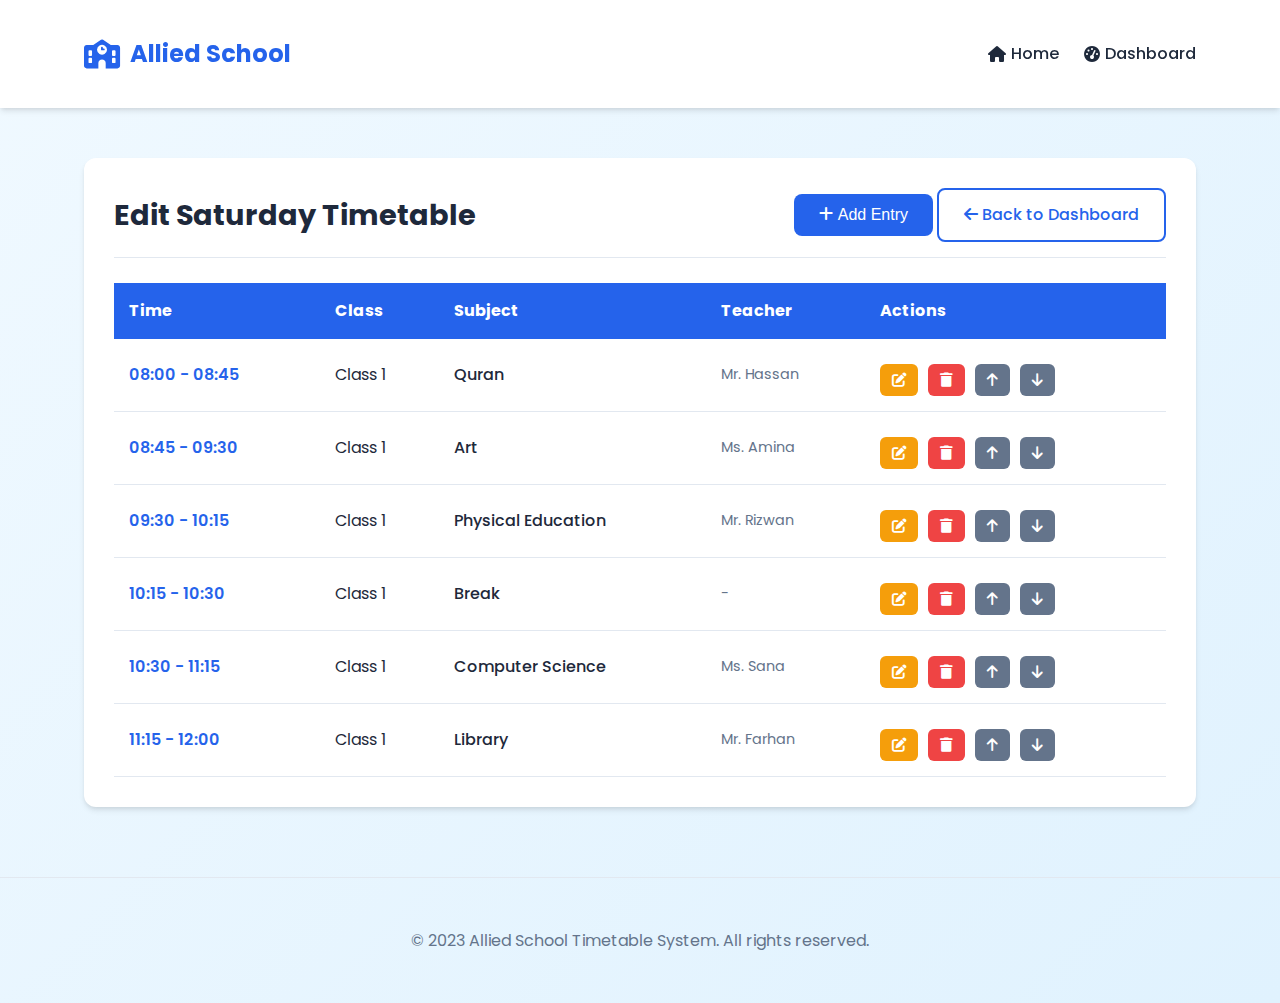
<file: edit-saturday.html>
<!DOCTYPE html>
<html lang="en">
<head>
    <meta charset="UTF-8">
    <meta name="viewport" content="width=device-width, initial-scale=1.0">
    <title>Edit Saturday - Allied School</title>
    <link href="https://fonts.googleapis.com/css2?family=Poppins:wght@300;400;500;600;700&display=swap" rel="stylesheet">
    <link rel="stylesheet" href="https://cdnjs.cloudflare.com/ajax/libs/font-awesome/6.4.0/css/all.min.css">
    <link rel="stylesheet" href="styles.css">
</head>
<body>
    <header>
        <div class="container">
            <div class="navbar">
                <div class="logo">
                    <i class="fas fa-school"></i>
                    <span>Allied School</span>
                </div>
                <div class="nav-links">
                    <a href="index.html"><i class="fas fa-home"></i> Home</a>
                    <a href="dashboard.html"><i class="fas fa-tachometer-alt"></i> Dashboard</a>
                </div>
            </div>
        </div>
    </header>

    <div class="container">
        <div class="timetable-container">
            <div class="timetable-header">
                <h1 class="timetable-title">Edit Saturday Timetable</h1>
                <div>
                    <button class="btn" id="add-entry-btn"><i class="fas fa-plus"></i> Add Entry</button>
                    <a href="dashboard.html" class="btn btn-outline"><i class="fas fa-arrow-left"></i> Back to Dashboard</a>
                </div>
            </div>
            
            <table class="timetable">
                <thead>
                    <tr>
                        <th>Time</th>
                        <th>Class</th>
                        <th>Subject</th>
                        <th>Teacher</th>
                        <th>Actions</th>
                    </tr>
                </thead>
                <tbody id="timetable-body">
                    <!-- Timetable data will be loaded here -->
                </tbody>
            </table>
        </div>
        
        <!-- Add/Edit Form (Initially Hidden) -->
        <div id="entry-form" class="timetable-container" style="display: none; margin-top: 30px;">
            <h2 id="form-title">Add New Entry</h2>
            <form id="class-form">
                <input type="hidden" id="entry-id">
                
                <div style="display: grid; grid-template-columns: 1fr 1fr; gap: 20px;">
                    <div class="form-group">
                        <label for="class-name">Class Name</label>
                        <input type="text" id="class-name" class="form-control" required>
                    </div>
                    
                    <div class="form-group">
                        <label for="subject">Subject</label>
                        <input type="text" id="subject" class="form-control" required>
                    </div>
                </div>
                
                <div style="display: grid; grid-template-columns: 1fr 1fr; gap: 20px;">
                    <div class="form-group">
                        <label for="start-time">Start Time</label>
                        <input type="time" id="start-time" class="form-control" required>
                    </div>
                    
                    <div class="form-group">
                        <label for="end-time">End Time</label>
                        <input type="time" id="end-time" class="form-control" required>
                    </div>
                </div>
                
                <div class="form-group">
                    <label for="teacher">Teacher (Optional)</label>
                    <input type="text" id="teacher" class="form-control">
                </div>
                
                <div class="action-buttons">
                    <button type="submit" class="btn">Save Entry</button>
                    <button type="button" class="btn btn-outline" id="cancel-btn">Cancel</button>
                </div>
            </form>
        </div>
    </div>

    <footer>
        <div class="container">
            <p>&copy; 2023 Allied School Timetable System. All rights reserved.</p>
        </div>
    </footer>

    <script>
        let editingId = null;
        
        // Load Saturday timetable data for editing
        document.addEventListener('DOMContentLoaded', function() {
            loadTimetableData();
            
            // Add entry button
            document.getElementById('add-entry-btn').addEventListener('click', function() {
                showEntryForm();
            });
            
            // Cancel button
            document.getElementById('cancel-btn').addEventListener('click', function() {
                hideEntryForm();
            });
            
            // Form submission
            document.getElementById('class-form').addEventListener('submit', function(e) {
                e.preventDefault();
                saveEntry();
            });
        });
        
        function loadTimetableData() {
            const saturdayData = JSON.parse(localStorage.getItem('saturdayData')) || [];
            const timetableBody = document.getElementById('timetable-body');
            
            if (saturdayData.length === 0) {
                timetableBody.innerHTML = '<tr><td colspan="5" style="text-align: center;">No timetable data available</td></tr>';
                return;
            }
            
            let html = '';
            saturdayData.forEach(item => {
                html += `
                    <tr>
                        <td class="time-cell">${item.startTime} - ${item.endTime}</td>
                        <td>${item.class}</td>
                        <td class="subject-cell">${item.subject}</td>
                        <td class="teacher-cell">${item.teacher || '-'}</td>
                        <td>
                            <div class="action-buttons">
                                <button class="action-btn edit-btn" onclick="editEntry(${item.id})"><i class="fas fa-edit"></i></button>
                                <button class="action-btn delete-btn" onclick="deleteEntry(${item.id})"><i class="fas fa-trash"></i></button>
                                <button class="action-btn move-btn" onclick="moveUp(${item.id})"><i class="fas fa-arrow-up"></i></button>
                                <button class="action-btn move-btn" onclick="moveDown(${item.id})"><i class="fas fa-arrow-down"></i></button>
                            </div>
                        </td>
                    </tr>
                `;
            });
            
            timetableBody.innerHTML = html;
        }
        
        function showEntryForm(entry = null) {
            const form = document.getElementById('entry-form');
            const title = document.getElementById('form-title');
            
            if (entry) {
                title.textContent = 'Edit Entry';
                document.getElementById('entry-id').value = entry.id;
                document.getElementById('class-name').value = entry.class;
                document.getElementById('subject').value = entry.subject;
                document.getElementById('start-time').value = entry.startTime;
                document.getElementById('end-time').value = entry.endTime;
                document.getElementById('teacher').value = entry.teacher || '';
            } else {
                title.textContent = 'Add New Entry';
                document.getElementById('class-form').reset();
                document.getElementById('entry-id').value = '';
            }
            
            form.style.display = 'block';
            form.scrollIntoView({ behavior: 'smooth' });
        }
        
        function hideEntryForm() {
            document.getElementById('entry-form').style.display = 'none';
            editingId = null;
        }
        
        function saveEntry() {
            const id = document.getElementById('entry-id').value;
            const className = document.getElementById('class-name').value;
            const subject = document.getElementById('subject').value;
            const startTime = document.getElementById('start-time').value;
            const endTime = document.getElementById('end-time').value;
            const teacher = document.getElementById('teacher').value;
            
            let saturdayData = JSON.parse(localStorage.getItem('saturdayData')) || [];
            
            if (id) {
                // Update existing entry
                const index = saturdayData.findIndex(item => item.id == id);
                if (index !== -1) {
                    saturdayData[index] = {
                        id: parseInt(id),
                        class: className,
                        subject: subject,
                        teacher: teacher,
                        startTime: startTime,
                        endTime: endTime
                    };
                }
            } else {
                // Add new entry
                const newId = saturdayData.length > 0 ? Math.max(...saturdayData.map(item => item.id)) + 1 : 1;
                saturdayData.push({
                    id: newId,
                    class: className,
                    subject: subject,
                    teacher: teacher,
                    startTime: startTime,
                    endTime: endTime
                });
            }
            
            localStorage.setItem('saturdayData', JSON.stringify(saturdayData));
            loadTimetableData();
            hideEntryForm();
            
            alert('Entry saved successfully!');
        }
        
        function editEntry(id) {
            const saturdayData = JSON.parse(localStorage.getItem('saturdayData')) || [];
            const entry = saturdayData.find(item => item.id === id);
            
            if (entry) {
                showEntryForm(entry);
            }
        }
        
        function deleteEntry(id) {
            if (confirm('Are you sure you want to delete this entry?')) {
                let saturdayData = JSON.parse(localStorage.getItem('saturdayData')) || [];
                saturdayData = saturdayData.filter(item => item.id !== id);
                localStorage.setItem('saturdayData', JSON.stringify(saturdayData));
                loadTimetableData();
                alert('Entry deleted successfully!');
            }
        }
        
        function moveUp(id) {
            let saturdayData = JSON.parse(localStorage.getItem('saturdayData')) || [];
            const index = saturdayData.findIndex(item => item.id === id);
            
            if (index > 0) {
                // Swap with previous item
                [saturdayData[index], saturdayData[index - 1]] = [saturdayData[index - 1], saturdayData[index]];
                localStorage.setItem('saturdayData', JSON.stringify(saturdayData));
                loadTimetableData();
            }
        }
        
        function moveDown(id) {
            let saturdayData = JSON.parse(localStorage.getItem('saturdayData')) || [];
            const index = saturdayData.findIndex(item => item.id === id);
            
            if (index < saturdayData.length - 1) {
                // Swap with next item
                [saturdayData[index], saturdayData[index + 1]] = [saturdayData[index + 1], saturdayData[index]];
                localStorage.setItem('saturdayData', JSON.stringify(saturdayData));
                loadTimetableData();
            }
        }
    </script>
</body>
</html>
</file>
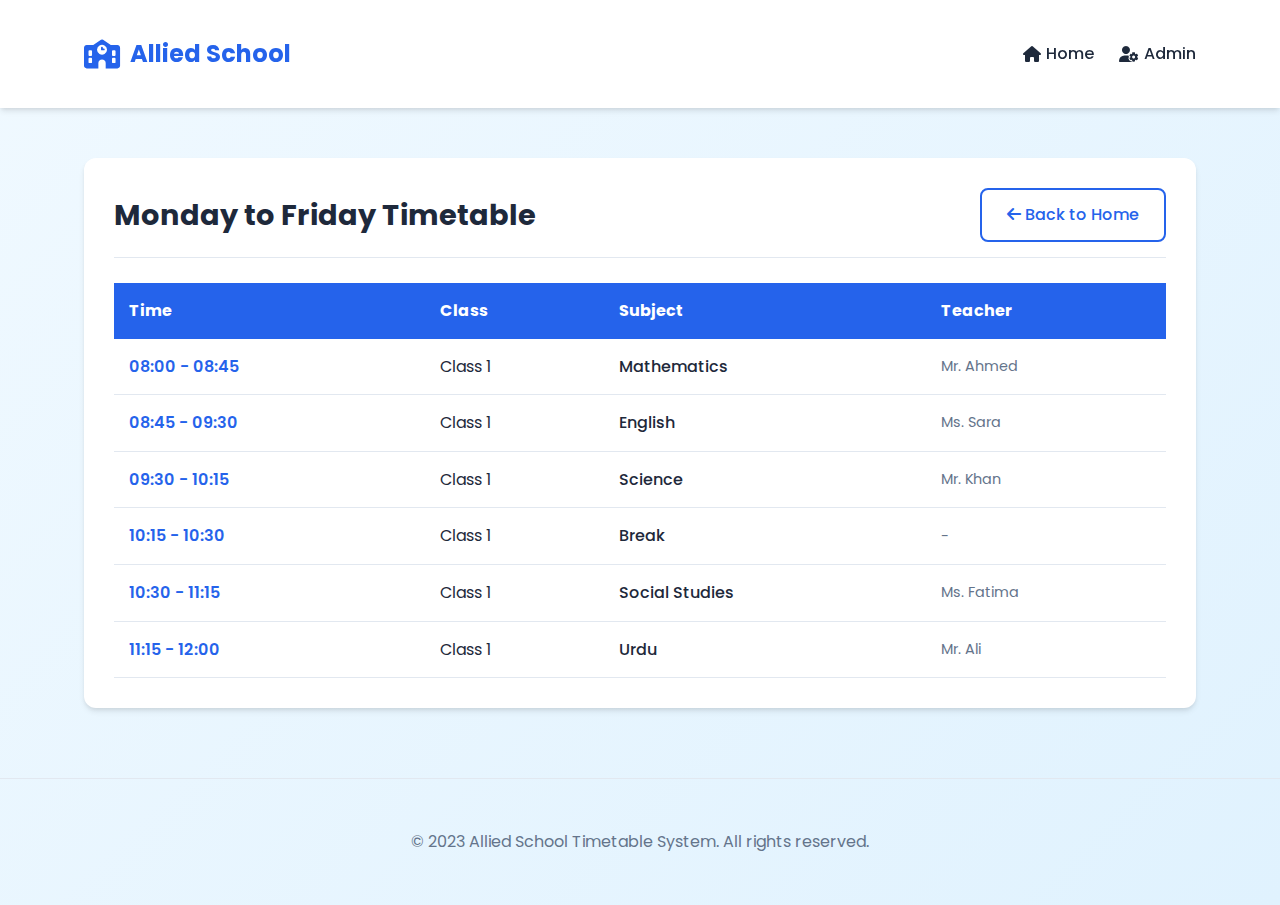
<file: monfri.html>
<!DOCTYPE html>
<html lang="en">
<head>
    <meta charset="UTF-8">
    <meta name="viewport" content="width=device-width, initial-scale=1.0">
    <title>Monday to Friday Timetable - Allied School</title>
    <link href="https://fonts.googleapis.com/css2?family=Poppins:wght@300;400;500;600;700&display=swap" rel="stylesheet">
    <link rel="stylesheet" href="https://cdnjs.cloudflare.com/ajax/libs/font-awesome/6.4.0/css/all.min.css">
    <link rel="stylesheet" href="styles.css">
</head>
<body>
    <header>
        <div class="container">
            <div class="navbar">
                <div class="logo">
                    <i class="fas fa-school"></i>
                    <span>Allied School</span>
                </div>
                <div class="nav-links">
                    <a href="index.html"><i class="fas fa-home"></i> Home</a>
                    <a href="admin.html"><i class="fas fa-user-cog"></i> Admin</a>
                </div>
            </div>
        </div>
    </header>

    <div class="container">
        <div class="timetable-container">
            <div class="timetable-header">
                <h1 class="timetable-title">Monday to Friday Timetable</h1>
                <a href="index.html" class="btn btn-outline"><i class="fas fa-arrow-left"></i> Back to Home</a>
            </div>
            
            <table class="timetable">
                <thead>
                    <tr>
                        <th>Time</th>
                        <th>Class</th>
                        <th>Subject</th>
                        <th>Teacher</th>
                    </tr>
                </thead>
                <tbody id="timetable-body">
                    <!-- Timetable data will be loaded here -->
                </tbody>
            </table>
        </div>
    </div>

    <footer>
        <div class="container">
            <p>&copy; 2023 Allied School Timetable System. All rights reserved.</p>
        </div>
    </footer>

    <script>
        // Load Monday-Friday timetable data
        document.addEventListener('DOMContentLoaded', function() {
            const monfriData = JSON.parse(localStorage.getItem('monfriData')) || [];
            const timetableBody = document.getElementById('timetable-body');
            
            if (monfriData.length === 0) {
                timetableBody.innerHTML = '<tr><td colspan="4" style="text-align: center;">No timetable data available</td></tr>';
                return;
            }
            
            let html = '';
            monfriData.forEach(item => {
                html += `
                    <tr>
                        <td class="time-cell">${item.startTime} - ${item.endTime}</td>
                        <td>${item.class}</td>
                        <td class="subject-cell">${item.subject}</td>
                        <td class="teacher-cell">${item.teacher || '-'}</td>
                    </tr>
                `;
            });
            
            timetableBody.innerHTML = html;
        });
    </script>
</body>
</html>
</file>
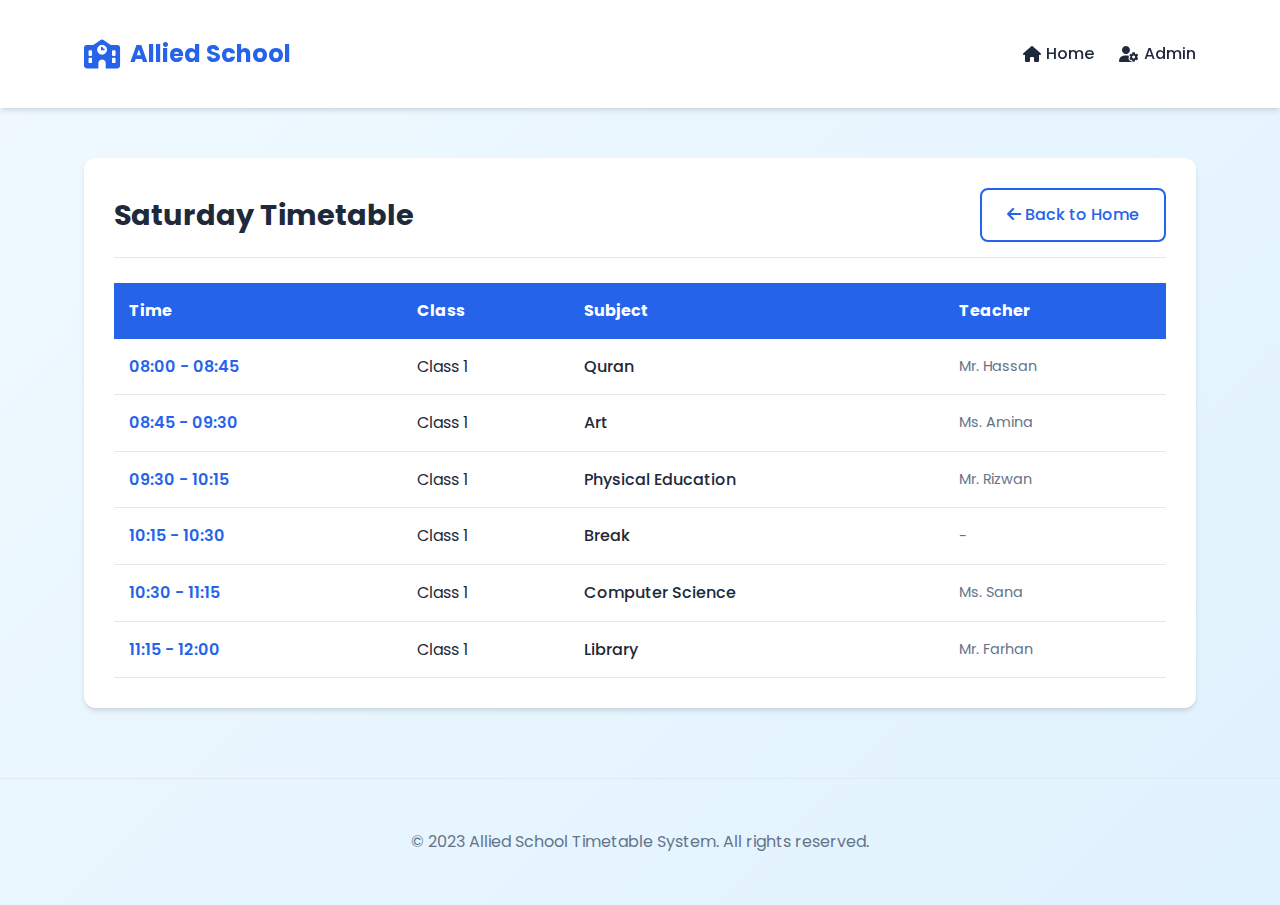
<file: saturday.html>
<!DOCTYPE html>
<html lang="en">
<head>
    <meta charset="UTF-8">
    <meta name="viewport" content="width=device-width, initial-scale=1.0">
    <title>Saturday Timetable - Allied School</title>
    <link href="https://fonts.googleapis.com/css2?family=Poppins:wght@300;400;500;600;700&display=swap" rel="stylesheet">
    <link rel="stylesheet" href="https://cdnjs.cloudflare.com/ajax/libs/font-awesome/6.4.0/css/all.min.css">
    <link rel="stylesheet" href="styles.css">
</head>
<body>
    <header>
        <div class="container">
            <div class="navbar">
                <div class="logo">
                    <i class="fas fa-school"></i>
                    <span>Allied School</span>
                </div>
                <div class="nav-links">
                    <a href="index.html"><i class="fas fa-home"></i> Home</a>
                    <a href="admin.html"><i class="fas fa-user-cog"></i> Admin</a>
                </div>
            </div>
        </div>
    </header>

    <div class="container">
        <div class="timetable-container">
            <div class="timetable-header">
                <h1 class="timetable-title">Saturday Timetable</h1>
                <a href="index.html" class="btn btn-outline"><i class="fas fa-arrow-left"></i> Back to Home</a>
            </div>
            
            <table class="timetable">
                <thead>
                    <tr>
                        <th>Time</th>
                        <th>Class</th>
                        <th>Subject</th>
                        <th>Teacher</th>
                    </tr>
                </thead>
                <tbody id="timetable-body">
                    <!-- Timetable data will be loaded here -->
                </tbody>
            </table>
        </div>
    </div>

    <footer>
        <div class="container">
            <p>&copy; 2023 Allied School Timetable System. All rights reserved.</p>
        </div>
    </footer>

    <script>
        // Load Saturday timetable data
        document.addEventListener('DOMContentLoaded', function() {
            const saturdayData = JSON.parse(localStorage.getItem('saturdayData')) || [];
            const timetableBody = document.getElementById('timetable-body');
            
            if (saturdayData.length === 0) {
                timetableBody.innerHTML = '<tr><td colspan="4" style="text-align: center;">No timetable data available</td></tr>';
                return;
            }
            
            let html = '';
            saturdayData.forEach(item => {
                html += `
                    <tr>
                        <td class="time-cell">${item.startTime} - ${item.endTime}</td>
                        <td>${item.class}</td>
                        <td class="subject-cell">${item.subject}</td>
                        <td class="teacher-cell">${item.teacher || '-'}</td>
                    </tr>
                `;
            });
            
            timetableBody.innerHTML = html;
        });
    </script>
</body>
</html>
</file>
<file: styles.css>
:root {
    --primary: #2563eb;
    --primary-dark: #1d4ed8;
    --secondary: #3b82f6;
    --light: #f8fafc;
    --dark: #1e293b;
    --success: #10b981;
    --warning: #f59e0b;
    --danger: #ef4444;
    --gray: #64748b;
    --gray-light: #e2e8f0;
    --shadow: 0 4px 6px -1px rgba(0, 0, 0, 0.1), 0 2px 4px -1px rgba(0, 0, 0, 0.06);
    --shadow-lg: 0 10px 15px -3px rgba(0, 0, 0, 0.1), 0 4px 6px -2px rgba(0, 0, 0, 0.05);
    --radius: 12px;
}

* {
    margin: 0;
    padding: 0;
    box-sizing: border-box;
}

body {
    font-family: 'Poppins', sans-serif;
    background: linear-gradient(135deg, #f0f9ff 0%, #e0f2fe 100%);
    color: var(--dark);
    min-height: 100vh;
    line-height: 1.6;
}

.container {
    width: 90%;
    max-width: 1200px;
    margin: 0 auto;
    padding: 20px;
}

header {
    background: white;
    box-shadow: var(--shadow);
    padding: 15px 0;
    position: sticky;
    top: 0;
    z-index: 100;
}

.navbar {
    display: flex;
    justify-content: space-between;
    align-items: center;
}

.logo {
    display: flex;
    align-items: center;
    gap: 10px;
    font-size: 1.5rem;
    font-weight: 700;
    color: var(--primary);
}

.logo i {
    font-size: 1.8rem;
}

.nav-links {
    display: flex;
    gap: 25px;
}

.nav-links a {
    text-decoration: none;
    color: var(--dark);
    font-weight: 500;
    transition: color 0.3s;
    display: flex;
    align-items: center;
    gap: 5px;
}

.nav-links a:hover {
    color: var(--primary);
}

.hero {
    text-align: center;
    padding: 60px 0 40px;
}

.hero h1 {
    font-size: 2.5rem;
    margin-bottom: 15px;
    color: var(--dark);
}

.hero p {
    font-size: 1.1rem;
    color: var(--gray);
    max-width: 600px;
    margin: 0 auto 30px;
}

.card-container {
    display: grid;
    grid-template-columns: repeat(auto-fit, minmax(300px, 1fr));
    gap: 25px;
    margin-top: 30px;
}

.card {
    background: white;
    border-radius: var(--radius);
    box-shadow: var(--shadow);
    padding: 30px;
    text-align: center;
    transition: transform 0.3s, box-shadow 0.3s;
    cursor: pointer;
    border: 1px solid var(--gray-light);
}

.card:hover {
    transform: translateY(-5px);
    box-shadow: var(--shadow-lg);
}

.card i {
    font-size: 3rem;
    color: var(--primary);
    margin-bottom: 20px;
}

.card h3 {
    font-size: 1.5rem;
    margin-bottom: 10px;
    color: var(--dark);
}

.card p {
    color: var(--gray);
    margin-bottom: 20px;
}

.btn {
    display: inline-block;
    background: var(--primary);
    color: white;
    padding: 12px 25px;
    border-radius: 8px;
    text-decoration: none;
    font-weight: 500;
    transition: background 0.3s;
    border: none;
    cursor: pointer;
    font-size: 1rem;
}

.btn:hover {
    background: var(--primary-dark);
}

.btn-outline {
    background: transparent;
    border: 2px solid var(--primary);
    color: var(--primary);
}

.btn-outline:hover {
    background: var(--primary);
    color: white;
}

.btn-danger {
    background: var(--danger);
}

.btn-danger:hover {
    background: #dc2626;
}

.timetable-container {
    background: white;
    border-radius: var(--radius);
    box-shadow: var(--shadow);
    padding: 30px;
    margin-top: 30px;
}

.timetable-header {
    display: flex;
    justify-content: space-between;
    align-items: center;
    margin-bottom: 25px;
    padding-bottom: 15px;
    border-bottom: 1px solid var(--gray-light);
}

.timetable-title {
    font-size: 1.8rem;
    color: var(--dark);
}

.timetable {
    width: 100%;
    border-collapse: collapse;
}

.timetable th {
    background: var(--primary);
    color: white;
    padding: 15px;
    text-align: left;
}

.timetable td {
    padding: 15px;
    border-bottom: 1px solid var(--gray-light);
}

.timetable tr:hover {
    background: #f8fafc;
}

.time-cell {
    font-weight: 600;
    color: var(--primary);
}

.subject-cell {
    font-weight: 500;
}

.teacher-cell {
    color: var(--gray);
    font-size: 0.9rem;
}

.admin-panel {
    background: white;
    border-radius: var(--radius);
    box-shadow: var(--shadow);
    padding: 30px;
    margin-top: 30px;
}

.admin-header {
    text-align: center;
    margin-bottom: 30px;
}

.admin-header h2 {
    font-size: 2rem;
    color: var(--dark);
    margin-bottom: 10px;
}

.admin-grid {
    display: grid;
    grid-template-columns: repeat(auto-fit, minmax(250px, 1fr));
    gap: 20px;
}

.admin-card {
    background: #f8fafc;
    border-radius: var(--radius);
    padding: 25px;
    text-align: center;
    transition: transform 0.3s;
    border: 1px solid var(--gray-light);
}

.admin-card:hover {
    transform: translateY(-5px);
}

.admin-card i {
    font-size: 2.5rem;
    color: var(--primary);
    margin-bottom: 15px;
}

.admin-card h3 {
    font-size: 1.3rem;
    margin-bottom: 10px;
    color: var(--dark);
}

.admin-card p {
    color: var(--gray);
    margin-bottom: 20px;
}

.form-group {
    margin-bottom: 20px;
}

.form-group label {
    display: block;
    margin-bottom: 8px;
    font-weight: 500;
    color: var(--dark);
}

.form-control {
    width: 100%;
    padding: 12px 15px;
    border: 1px solid var(--gray-light);
    border-radius: 8px;
    font-size: 1rem;
    transition: border 0.3s;
}

.form-control:focus {
    outline: none;
    border-color: var(--primary);
}

.login-container {
    max-width: 400px;
    margin: 60px auto;
    background: white;
    border-radius: var(--radius);
    box-shadow: var(--shadow-lg);
    padding: 40px;
}

.login-header {
    text-align: center;
    margin-bottom: 30px;
}

.login-header i {
    font-size: 3rem;
    color: var(--primary);
    margin-bottom: 15px;
}

.login-header h2 {
    font-size: 1.8rem;
    color: var(--dark);
}

.action-buttons {
    display: flex;
    gap: 10px;
    margin-top: 10px;
}

.action-btn {
    padding: 8px 12px;
    border-radius: 6px;
    border: none;
    cursor: pointer;
    font-size: 0.9rem;
    transition: background 0.3s;
}

.edit-btn {
    background: var(--warning);
    color: white;
}

.delete-btn {
    background: var(--danger);
    color: white;
}

.move-btn {
    background: var(--gray);
    color: white;
}

footer {
    text-align: center;
    padding: 30px 0;
    margin-top: 50px;
    color: var(--gray);
    border-top: 1px solid var(--gray-light);
}

@media (max-width: 768px) {
    .navbar {
        flex-direction: column;
        gap: 15px;
    }

    .nav-links {
        gap: 15px;
    }

    .hero h1 {
        font-size: 2rem;
    }

    .timetable-header {
        flex-direction: column;
        gap: 15px;
        align-items: flex-start;
    }

    .card-container, .admin-grid {
        grid-template-columns: 1fr;
    }
}
</file>
